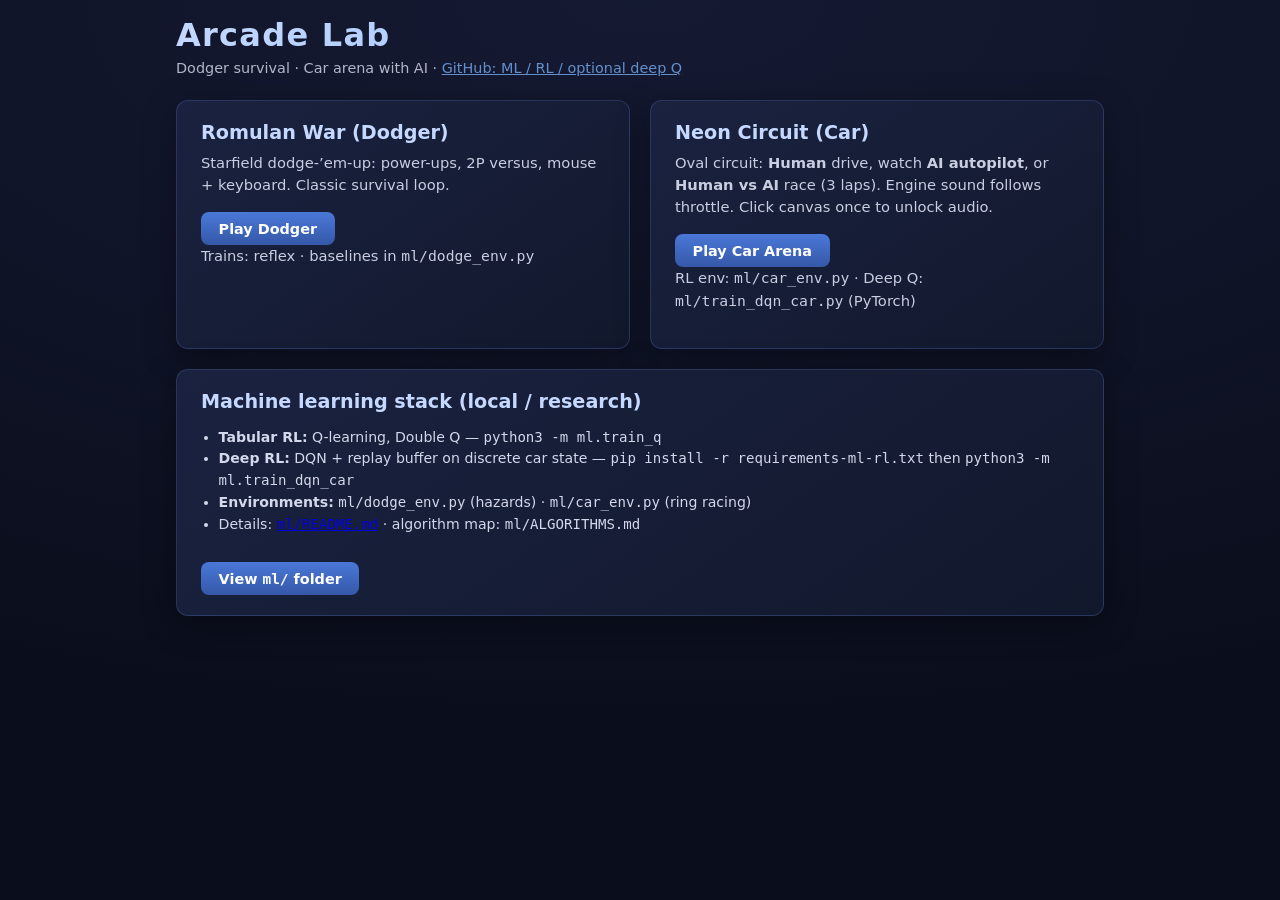
<file: index.html>
<!DOCTYPE html>
<html lang="en">
<head>
  <meta charset="UTF-8" />
  <meta name="viewport" content="width=device-width, initial-scale=1" />
  <title>Arcade Lab — Dodger &amp; Car RL</title>
  <link rel="stylesheet" href="styles.css" />
  <style>
    .grid { display: grid; gap: 1.25rem; margin-top: 1.5rem; }
    @media (min-width: 640px) { .grid { grid-template-columns: repeat(2, 1fr); } }
    .card {
      background: linear-gradient(145deg, #1a2240, #12182c);
      border-radius: 12px;
      padding: 1.25rem 1.5rem;
      border: 1px solid rgba(120, 160, 255, 0.2);
      box-shadow: 0 8px 32px rgba(0,0,0,.35);
    }
    .card h2 { margin: 0 0 0.5rem; font-size: 1.2rem; color: #c5d8ff; }
    .card p { margin: 0 0 1rem; opacity: 0.85; font-size: 0.92rem; line-height: 1.5; }
    .card a.btn {
      display: inline-block;
      padding: 0.55rem 1.1rem;
      background: linear-gradient(180deg, #4a78d8, #3558a8);
      color: #fff;
      text-decoration: none;
      border-radius: 8px;
      font-weight: 600;
      font-size: 0.9rem;
    }
    .card a.btn:hover { filter: brightness(1.08); }
    .tag { font-size: 0.75rem; opacity: 0.6; margin-top: 0.75rem; }
    .ml-list { font-size: 0.88rem; line-height: 1.55; opacity: 0.9; padding-left: 1.1rem; }
  </style>
</head>
<body>
  <div id="wrap">
    <header>
      <h1>Arcade Lab</h1>
      <p class="sub">Dodger survival · Car arena with AI · <a href="https://github.com/pat749/dodger-game">GitHub: ML / RL / optional deep Q</a></p>
    </header>

    <div class="grid">
      <div class="card">
        <h2>Romulan War (Dodger)</h2>
        <p>Starfield dodge-’em-up: power-ups, 2P versus, mouse + keyboard. Classic survival loop.</p>
        <a class="btn" href="dodger.html">Play Dodger</a>
        <p class="tag">Trains: reflex · baselines in <code>ml/dodge_env.py</code></p>
      </div>
      <div class="card">
        <h2>Neon Circuit (Car)</h2>
        <p>Oval circuit: <strong>Human</strong> drive, watch <strong>AI autopilot</strong>, or <strong>Human vs AI</strong> race (3 laps). Engine sound follows throttle. Click canvas once to unlock audio.</p>
        <a class="btn" href="car.html">Play Car Arena</a>
        <p class="tag">RL env: <code>ml/car_env.py</code> · Deep Q: <code>ml/train_dqn_car.py</code> (PyTorch)</p>
      </div>
      <div class="card" style="grid-column: 1 / -1;">
        <h2>Machine learning stack (local / research)</h2>
        <ul class="ml-list">
          <li><strong>Tabular RL:</strong> Q-learning, Double Q — <code>python3 -m ml.train_q</code></li>
          <li><strong>Deep RL:</strong> DQN + replay buffer on discrete car state — <code>pip install -r requirements-ml-rl.txt</code> then <code>python3 -m ml.train_dqn_car</code></li>
          <li><strong>Environments:</strong> <code>ml/dodge_env.py</code> (hazards) · <code>ml/car_env.py</code> (ring racing)</li>
          <li>Details: <a href="https://github.com/pat749/dodger-game/blob/main/ml/README.md"><code>ml/README.md</code></a> · algorithm map: <code>ml/ALGORITHMS.md</code></li>
        </ul>
        <a class="btn" href="https://github.com/pat749/dodger-game/tree/main/ml" style="margin-top: 0.75rem;">View <code>ml/</code> folder</a>
      </div>
    </div>
  </div>
</body>
</html>
</file>
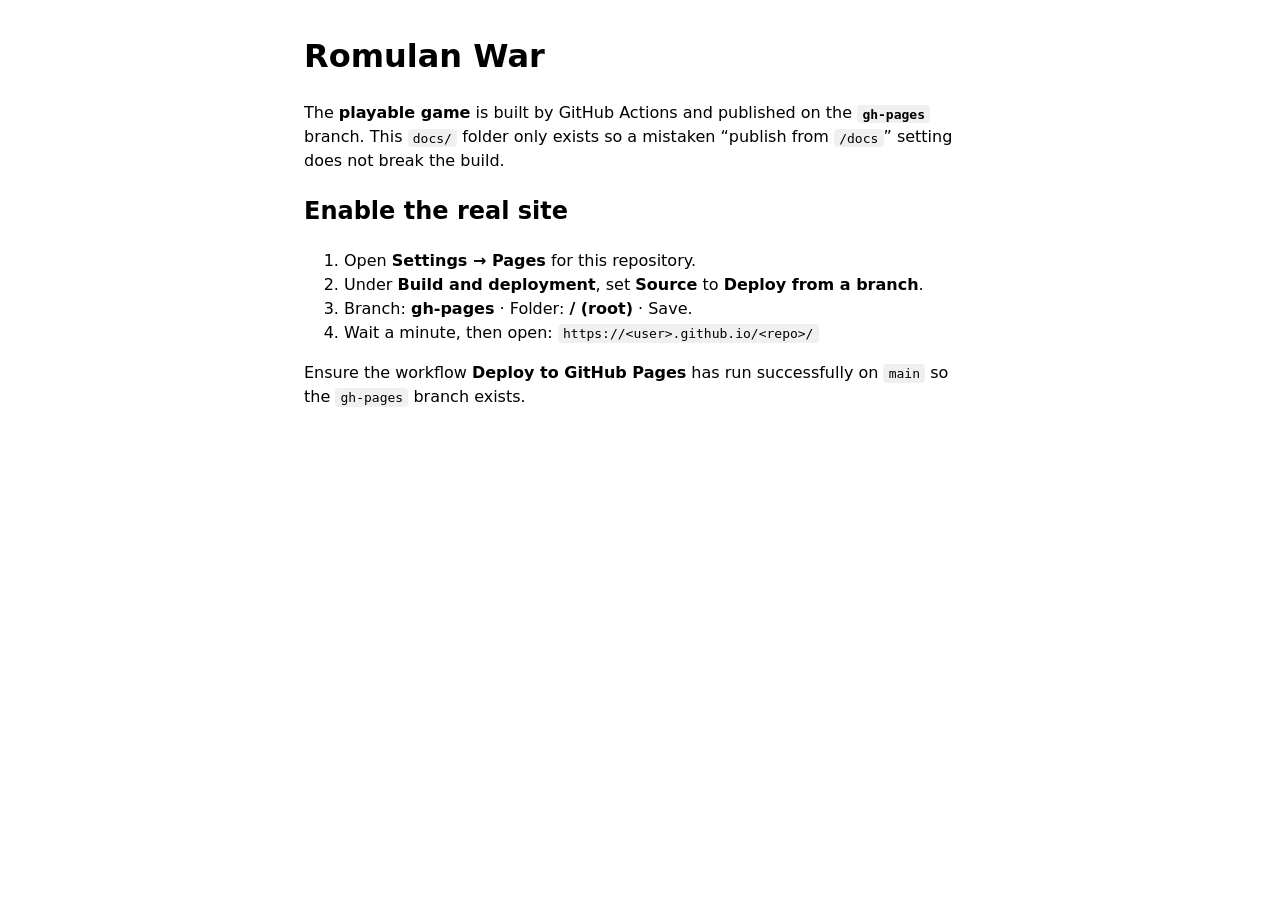
<file: docs/index.html>
<!DOCTYPE html>
<html lang="en">
<head>
  <meta charset="utf-8">
  <meta name="viewport" content="width=device-width, initial-scale=1">
  <title>Romulan War — Pages setup</title>
  <style>
    body { font-family: system-ui, sans-serif; max-width: 42rem; margin: 2rem auto; padding: 0 1rem; line-height: 1.5; }
    code { background: #f0f0f0; padding: 0.15em 0.4em; border-radius: 4px; }
  </style>
</head>
<body>
  <h1>Romulan War</h1>
  <p>
    The <strong>playable game</strong> is built by GitHub Actions and published on the
    <strong><code>gh-pages</code></strong> branch. This <code>docs/</code> folder only exists so
    a mistaken “publish from <code>/docs</code>” setting does not break the build.
  </p>
  <h2>Enable the real site</h2>
  <ol>
    <li>Open <strong>Settings → Pages</strong> for this repository.</li>
    <li>Under <strong>Build and deployment</strong>, set <strong>Source</strong> to
      <strong>Deploy from a branch</strong>.</li>
    <li>Branch: <strong>gh-pages</strong> · Folder: <strong>/ (root)</strong> · Save.</li>
    <li>Wait a minute, then open:
      <code>https://&lt;user&gt;.github.io/&lt;repo&gt;/</code>
    </li>
  </ol>
  <p>Ensure the workflow <strong>Deploy to GitHub Pages</strong> has run successfully on <code>main</code>
    so the <code>gh-pages</code> branch exists.</p>
</body>
</html>
</file>
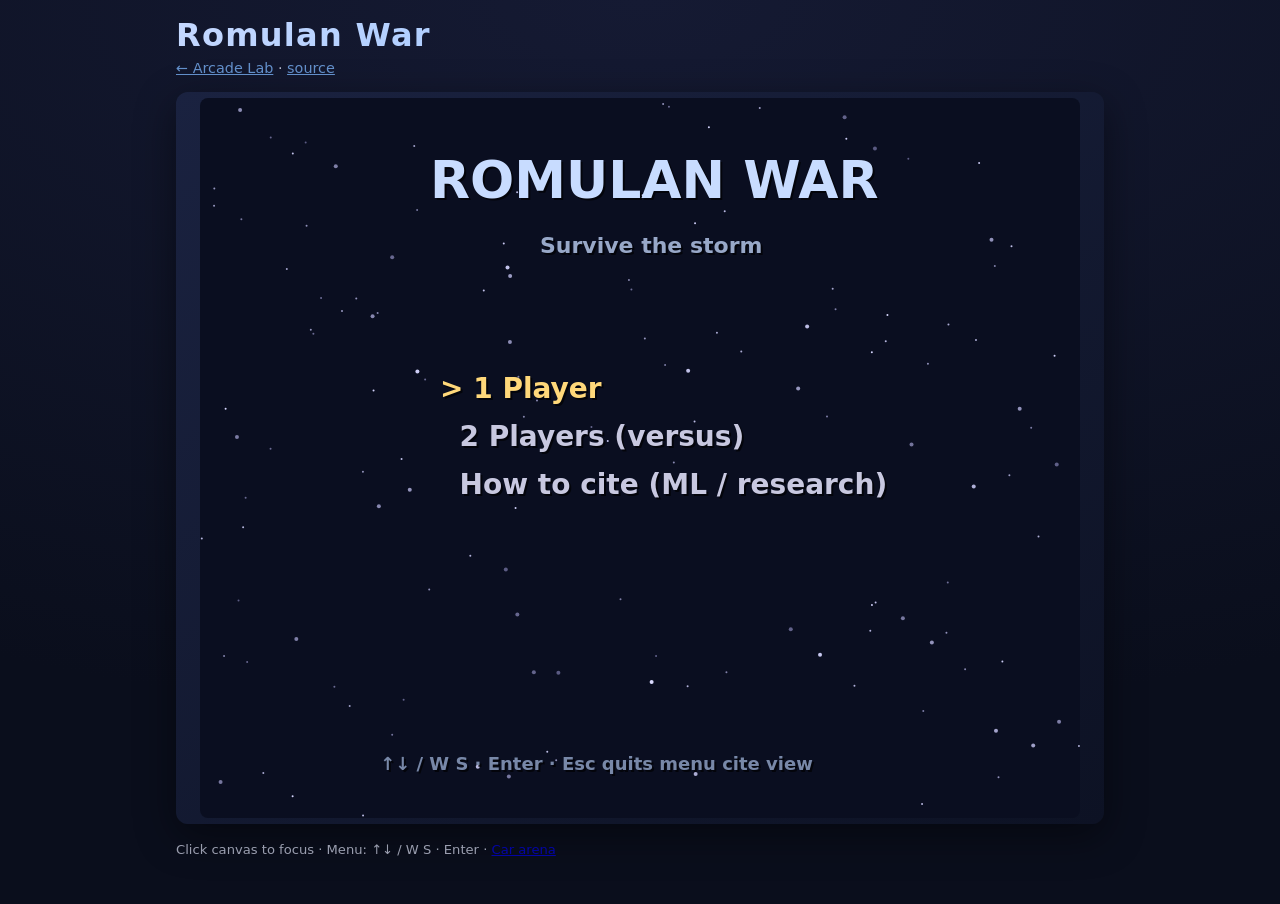
<file: dodger.html>
<!DOCTYPE html>
<html lang="en">
<head>
  <meta charset="UTF-8" />
  <meta name="viewport" content="width=device-width, initial-scale=1" />
  <title>Romulan War — Dodger</title>
  <link rel="stylesheet" href="styles.css" />
</head>
<body>
  <div id="wrap">
    <header>
      <h1>Romulan War</h1>
      <p class="sub"><a href="index.html">← Arcade Lab</a> · <a href="https://github.com/pat749/dodger-game">source</a></p>
    </header>
    <div id="canvas-wrap">
      <canvas id="game" width="880" height="720" tabindex="0"></canvas>
    </div>
    <p class="hint">Click canvas to focus · Menu: ↑↓ / W S · Enter · <a href="car.html">Car arena</a></p>
  </div>
  <script src="dodger.js" type="module"></script>
</body>
</html>
</file>
<file: styles.css>
:root {
  --bg: #0a0e1c;
  --panel: #12182c;
  --text: #e8ecff;
  --accent: #7eb8ff;
  --gold: #ffd87a;
}

* {
  box-sizing: border-box;
}

body {
  margin: 0;
  min-height: 100vh;
  font-family: "Segoe UI", system-ui, sans-serif;
  background: radial-gradient(ellipse 120% 80% at 50% 0%, #151a33, var(--bg));
  color: var(--text);
}

#wrap {
  max-width: 960px;
  margin: 0 auto;
  padding: 1rem 1rem 2rem;
}

header h1 {
  margin: 0;
  font-weight: 700;
  letter-spacing: 0.04em;
  background: linear-gradient(135deg, #c5d8ff, #7eb8ff);
  -webkit-background-clip: text;
  background-clip: text;
  color: transparent;
}

.sub {
  margin: 0.35rem 0 0;
  font-size: 0.9rem;
  opacity: 0.75;
}

.sub a {
  color: var(--accent);
}

#canvas-wrap {
  margin-top: 1rem;
  border-radius: 12px;
  padding: 6px;
  background: linear-gradient(145deg, #1a2240, #0d1224);
  box-shadow: 0 12px 40px rgba(0, 0, 0, 0.45);
}

canvas#game {
  display: block;
  width: 100%;
  max-width: 880px;
  height: auto;
  margin: 0 auto;
  border-radius: 8px;
  cursor: crosshair;
  outline: none;
}

.hint {
  margin-top: 1rem;
  font-size: 0.82rem;
  line-height: 1.45;
  opacity: 0.65;
}

.hint code {
  font-size: 0.85em;
  background: var(--panel);
  padding: 0.1em 0.35em;
  border-radius: 4px;
}
</file>
